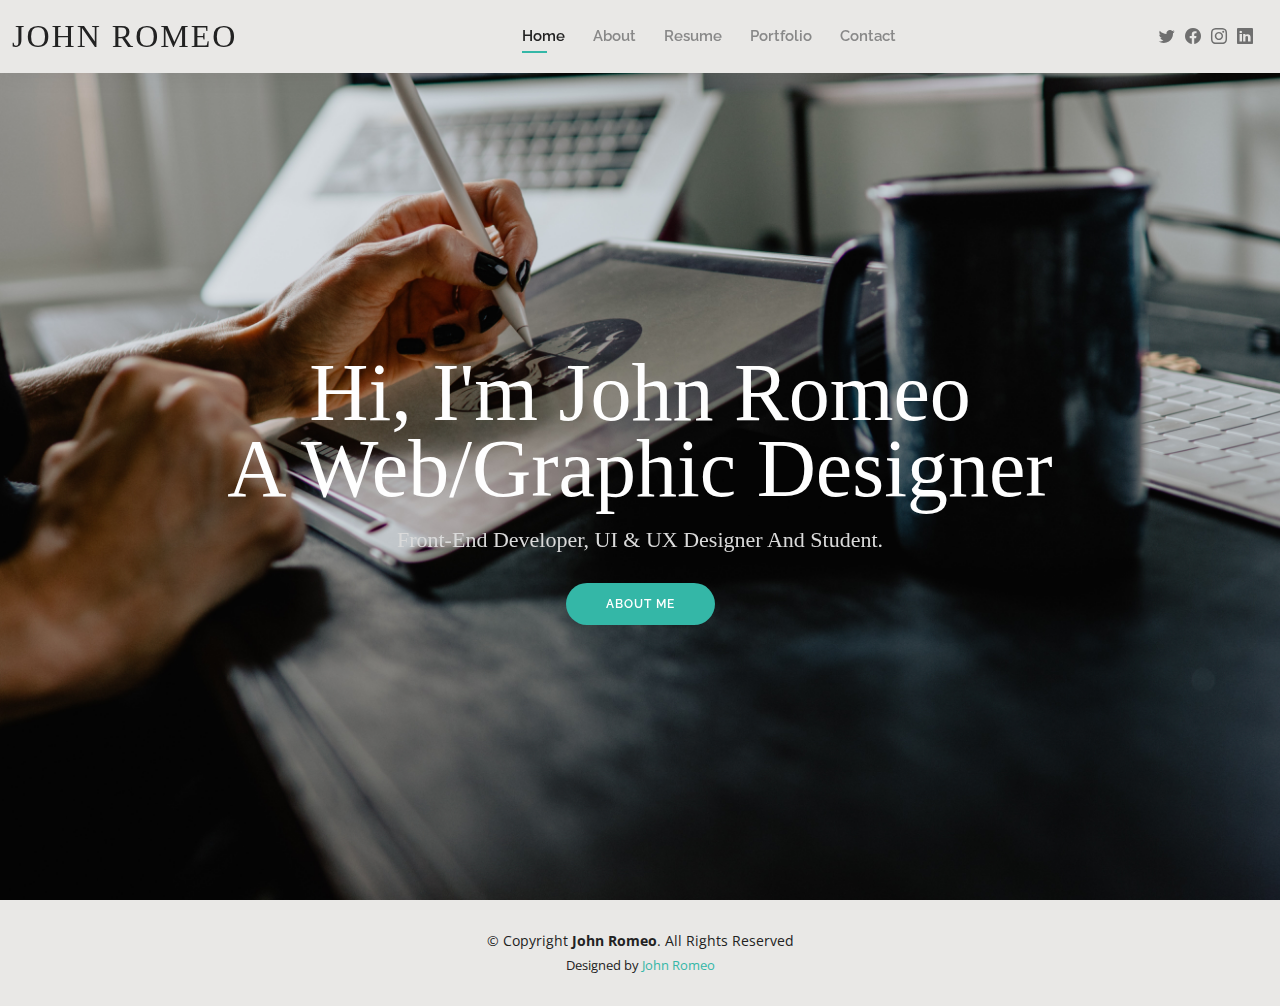
<file: index.html>
<!DOCTYPE html>
<html lang="en">

<head>
  <meta charset="utf-8">
  <meta content="width=device-width, initial-scale=1.0" name="viewport">

  <title>John Romeo Tamondong Portfolio</title>
  <meta content="" name="description">
  <meta content="" name="keywords">

  <!--  s -->
 
  <link href="assets/img/apple-touch-icon.png" rel="apple-touch-icon">

  <!-- Google Fonts -->
  <link href="https://fonts.googleapis.com/css?family=Open+Sans:300,300i,400,400i,600,600i,700,700i|Raleway:300,300i,400,400i,500,500i,600,600i,700,700i|Poppins:300,300i,400,400i,500,500i,600,600i,700,700i" rel="stylesheet">

  <!-- Vendor CSS Files -->
  <link href="assets/vendor/aos/aos.css" rel="stylesheet">
  <link href="assets/vendor/bootstrap/css/bootstrap.min.css" rel="stylesheet">
  <link href="assets/vendor/bootstrap-icons/bootstrap-icons.css" rel="stylesheet">
  <link href="assets/vendor/boxicons/css/boxicons.min.css" rel="stylesheet">
  <link href="assets/vendor/glightbox/css/glightbox.min.css" rel="stylesheet">
  <link href="assets/vendor/swiper/swiper-bundle.min.css" rel="stylesheet">

  <!-- Template Main CSS File -->
  <link href="assets/css/style.css" rel="stylesheet">

  <!-- =======================================================
  * Template Name: Kelly
  * Updated: May 30 2023 with Bootstrap v5.3.0
  * Template URL: https://bootstrapmade.com/kelly-free-bootstrap-cv-resume-html-template/
  * Author: BootstrapMade.com
  * License: https://bootstrapmade.com/license/
  ======================================================== -->
</head>

<body>

  <!-- ======= Header ======= -->
  <header id="header" class="fixed-top">
    <div class="container-fluid d-flex justify-content-between align-items-center">

      <h1 class="logo me-auto me-lg-0"><a href="index.html">John Romeo</a></h1>
      <!-- Uncomment below if you prefer to use an image logo -->
      <!-- <a href="index.html" class="logo"><img src="assets/img/logo.png" alt="" class="img-fluid"></a>-->

      <nav id="navbar" class="navbar order-last order-lg-0">
        <ul>
          <li><a class="active" href="index.html">Home</a></li>
          <li><a href="about.html">About</a></li>
          <li><a href="resume.html">Resume</a></li>
          <li><a href="portfolio.html">Portfolio</a></li>
          <li><a href="contact.html">Contact</a></li>
        </ul>
        <i class="bi bi-list mobile-nav-toggle"></i>
      </nav><!-- .navbar -->

      <div class="header-social-links">
        <a href="#" class="twitter"><i class="bi bi-twitter"></i></a>
        <a href="#" class="facebook"><i class="bi bi-facebook"></i></a>
        <a href="#" class="instagram"><i class="bi bi-instagram"></i></a>
        <a href="#" class="linkedin"><i class="bi bi-linkedin"></i></i></a>
      </div>

    </div>

  </header><!-- End Header -->

  <!-- ======= Hero Section ======= -->
  <section id="hero" class="d-flex align-items-center">
    <div class="container d-flex flex-column align-items-center" data-aos="zoom-in" data-aos-delay="100">
      <h1> Hi, I'm John Romeo</h1>
	  <h1> A Web/Graphic Designer</h1>
      <h2>Front-End Developer, UI & UX Designer And Student.</h2>
      <a href="about.html" class="btn-about">About Me</a>
    </div>
  </section><!-- End Hero -->

  <!-- ======= Footer ======= -->
  <footer id="footer">
    <div class="container">
      <div class="copyright">
        &copy; Copyright <strong><span>John Romeo</span></strong>. All Rights Reserved
      </div>
      <div class="credits">
        <!-- All the links in the footer should remain intact. -->
        <!-- You can delete the links only if you purchased the pro version. -->
        <!-- Licensing information: https://bootstrapmade.com/license/ -->
        <!-- Purchase the pro version with working PHP/AJAX contact form: https://bootstrapmade.com/kelly-free-bootstrap-cv-resume-html-template/ -->
        Designed by <a href="about.html">John Romeo</a>
      </div>	
    </div>
  </footer><!-- End  Footer -->

  <div id="preloader"></div>
  <a href="#" class="back-to-top d-flex align-items-center justify-content-center"><i class="bi bi-arrow-up-short"></i></a>

  <!-- Vendor JS Files -->
  <script src="assets/vendor/purecounter/purecounter_vanilla.js"></script>
  <script src="assets/vendor/aos/aos.js"></script>
  <script src="assets/vendor/bootstrap/js/bootstrap.bundle.min.js"></script>
  <script src="assets/vendor/glightbox/js/glightbox.min.js"></script>
  <script src="assets/vendor/isotope-layout/isotope.pkgd.min.js"></script>
  <script src="assets/vendor/swiper/swiper-bundle.min.js"></script>
  <script src="assets/vendor/waypoints/noframework.waypoints.js"></script>
  <script src="assets/vendor/php-email-form/validate.js"></script>

  <!-- Template Main JS File -->
  <script src="assets/js/main.js"></script>

</body>

</html>
</file>
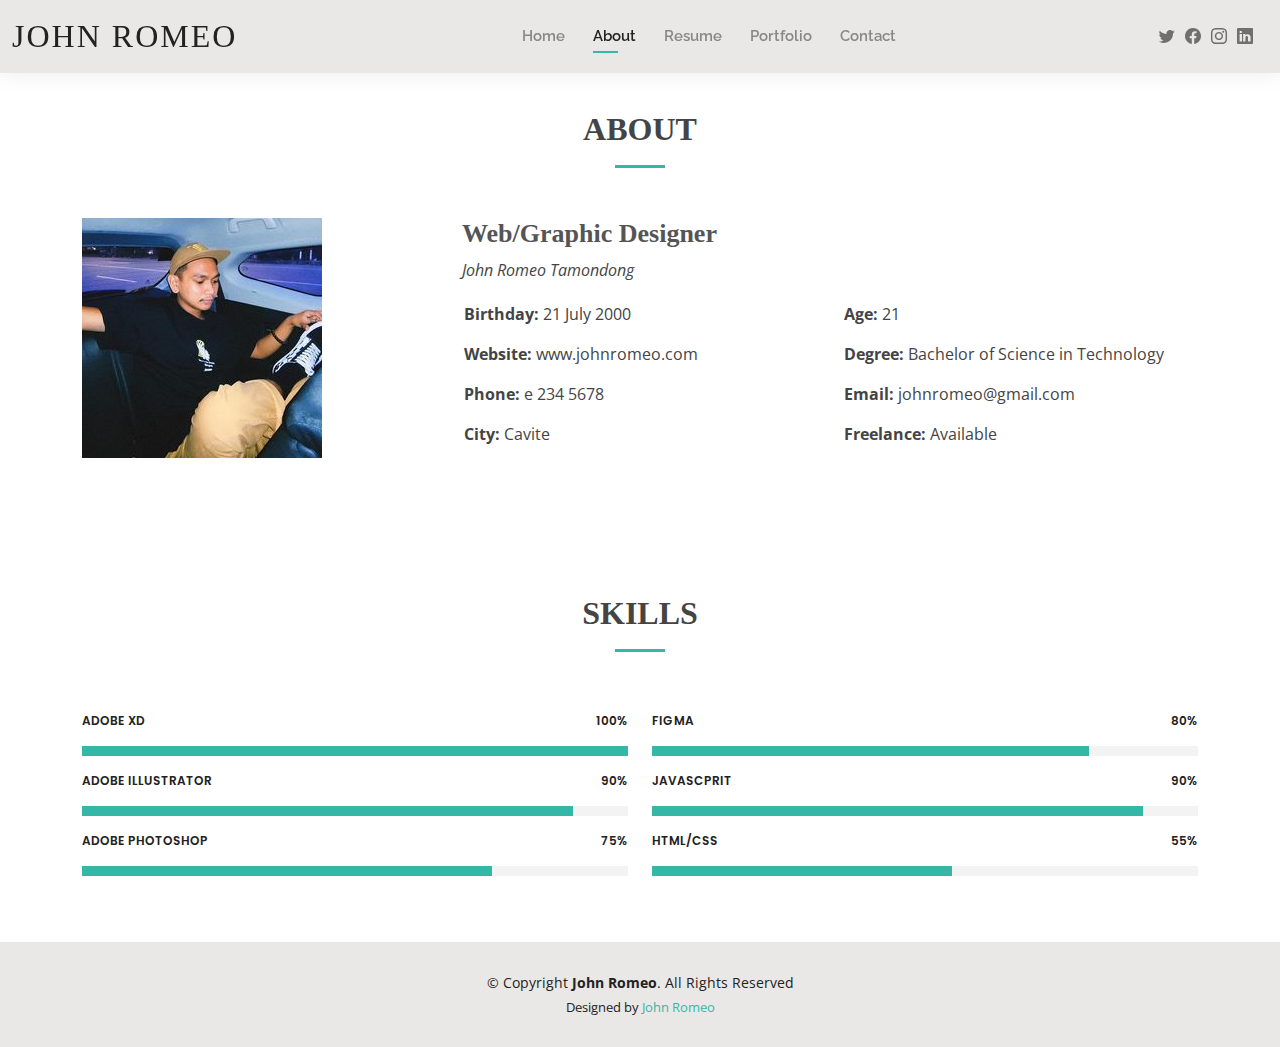
<file: about.html>
<!DOCTYPE html>
<html lang="en">

<head>
  <meta charset="utf-8">
  <meta content="width=device-width, initial-scale=1.0" name="viewport">

  <title>John Romeo Tamondong Portfolio</title>
  <meta content="" name="description">
  <meta content="" name="keywords">

  <!-- Favicons -->

  <link href="assets/img/apple-touch-icon.png" rel="apple-touch-icon">

  <!-- Google Fonts -->
  <link href="https://fonts.googleapis.com/css?family=Open+Sans:300,300i,400,400i,600,600i,700,700i|Raleway:300,300i,400,400i,500,500i,600,600i,700,700i|Poppins:300,300i,400,400i,500,500i,600,600i,700,700i" rel="stylesheet">

  <!-- Vendor CSS Files -->
  <link href="assets/vendor/aos/aos.css" rel="stylesheet">
  <link href="assets/vendor/bootstrap/css/bootstrap.min.css" rel="stylesheet">
  <link href="assets/vendor/bootstrap-icons/bootstrap-icons.css" rel="stylesheet">
  <link href="assets/vendor/boxicons/css/boxicons.min.css" rel="stylesheet">
  <link href="assets/vendor/glightbox/css/glightbox.min.css" rel="stylesheet">
  <link href="assets/vendor/swiper/swiper-bundle.min.css" rel="stylesheet">

  <!-- Template Main CSS File -->
  <link href="assets/css/style.css" rel="stylesheet">

  <!-- =======================================================
  * Template Name: Kelly
  * Updated: May 30 2023 with Bootstrap v5.3.0
  * Template URL: https://bootstrapmade.com/kelly-free-bootstrap-cv-resume-html-template/
  * Author: BootstrapMade.com
  * License: https://bootstrapmade.com/license/
  ======================================================== -->
</head>

<body>

  <!-- ======= Header ======= -->
  <header id="header" class="fixed-top">
    <div class="container-fluid d-flex justify-content-between align-items-center">

      <h1 class="logo me-auto me-lg-0"><a href="index.html">John Romeo</a></h1>
      <!-- Uncomment below if you prefer to use an image logo -->
      <!-- <a href="index.html" class="logo"><img src="assets/img/logo.png" alt="" class="img-fluid"></a>-->

      <nav id="navbar" class="navbar order-last order-lg-0">
        <ul>
          <li><a href="index.html">Home</a></li>
          <li><a class="active" href="about.html">About</a></li>
          <li><a href="resume.html">Resume</a></li>

          <li><a href="portfolio.html">Portfolio</a></li>
          <li><a href="contact.html">Contact</a></li>
        </ul>
        <i class="bi bi-list mobile-nav-toggle"></i>
      </nav><!-- .navbar -->

      <div class="header-social-links">
        <a href="#" class="twitter"><i class="bi bi-twitter"></i></a>
        <a href="#" class="facebook"><i class="bi bi-facebook"></i></a>
        <a href="#" class="instagram"><i class="bi bi-instagram"></i></a>
        <a href="#" class="linkedin"><i class="bi bi-linkedin"></i></i></a>
      </div>

    </div>

  </header><!-- End Header -->

  <main id="main">

    <!-- ======= About Section ======= -->
    <section id="about" class="about">
      <div class="container" data-aos="fade-up">

        <div class="section-title">
          <h2>About</h2>
          <p></p>
        </div>

        <div class="row">
          <div class="col-lg-4">
            <img src="assets/img/about.jpg" class="img-fluid" alt="">
          </div>
          <div class="col-lg-8 pt-4 pt-lg-0 content">
            <h3>Web/Graphic Designer</h3>
            <p class="fst-italic">
              John Romeo Tamondong
            </p>
            <div class="row">
              <div class="col-lg-6">
                <ul>
                  <li><i class="bi bi-rounded-right"></i> <strong>Birthday:</strong> 21 July 2000</li>
                  <li><i class="bi bi-rounded-right"></i> <strong>Website:</strong> www.johnromeo.com</li>
                  <li><i class="bi bi-rounded-right"></i> <strong>Phone:</strong> e 234 5678</li>
                  <li><i class="bi bi-rounded-right"></i> <strong>City:</strong> Cavite</li>
                </ul>
              </div>
              <div class="col-lg-6">
                <ul>
                  <li><i class="bi bi-rounded-right"></i> <strong>Age:</strong> 21</li>
                  <li><i class="bi bi-rounded-right"></i> <strong>Degree:</strong> Bachelor of Science in Technology</li>
                  <li><i class="bi bi-rounded-right"></i> <strong>Email:</strong> johnromeo@gmail.com</li>
                  <li><i class="bi bi-rounded-right"></i> <strong>Freelance:</strong> Available</li>
                </ul>
              </div>
            </div>
            <p>
             
            </p>
          </div>
        </div>

      </div>
    </section><!-- End About Section -->

    <!-- ======= Skills Section ======= -->
    <section id="skills" class="skills">
      <div class="container" data-aos="fade-up">

        <div class="section-title">
          <h2>Skills</h2>
          <p></p>
        </div>

        <div class="row skills-content">

          <div class="col-lg-6">

            <div class="progress">
              <span class="skill">Adobe XD <i class="val">100%</i></span>
              <div class="progress-bar-wrap">
                <div class="progress-bar" role="progressbar" aria-valuenow="100" aria-valuemin="0" aria-valuemax="100"></div>
              </div>
            </div>

            <div class="progress">
              <span class="skill">Adobe Illustrator <i class="val">90%</i></span>
              <div class="progress-bar-wrap">
                <div class="progress-bar" role="progressbar" aria-valuenow="90" aria-valuemin="0" aria-valuemax="100"></div>
              </div>
            </div>

            <div class="progress">
              <span class="skill">Adobe Photoshop <i class="val">75%</i></span>
              <div class="progress-bar-wrap">
                <div class="progress-bar" role="progressbar" aria-valuenow="75" aria-valuemin="0" aria-valuemax="100"></div>
              </div>
            </div>

          </div>

          <div class="col-lg-6">

            <div class="progress">
              <span class="skill">Figma <i class="val">80%</i></span>
              <div class="progress-bar-wrap">
                <div class="progress-bar" role="progressbar" aria-valuenow="80" aria-valuemin="0" aria-valuemax="100"></div>
              </div>
            </div>

            <div class="progress">
              <span class="skill">JavaScprit <i class="val">90%</i></span>
              <div class="progress-bar-wrap">
                <div class="progress-bar" role="progressbar" aria-valuenow="90" aria-valuemin="0" aria-valuemax="100"></div>
              </div>
            </div>

            <div class="progress">
              <span class="skill">HTML/CSS <i class="val">55%</i></span>
              <div class="progress-bar-wrap">
                <div class="progress-bar" role="progressbar" aria-valuenow="55" aria-valuemin="0" aria-valuemax="100"></div>
              </div>
            </div>

          </div>

        </div>

      </div>
    </section><!-- End Skills Section -->

    <!-- ======= Facts Section ======= -->
    

   

  </main><!-- End #main -->

  <!-- ======= Footer ======= -->
  <footer id="footer">
    <div class="container">
      <div class="copyright">
        &copy; Copyright <strong><span>John Romeo</span></strong>. All Rights Reserved
      </div>
      <div class="credits">
        <!-- All the links in the footer should remain intact. -->
        <!-- You can delete the links only if you purchased the pro version. -->
        <!-- Licensing information: https://bootstrapmade.com/license/ -->
        <!-- Purchase the pro version with working PHP/AJAX contact form: https://bootstrapmade.com/kelly-free-bootstrap-cv-resume-html-template/ -->
        Designed by <a href="about.html">John Romeo</a>
      </div>
    </div>
  </footer><!-- End  Footer -->

  <div id="preloader"></div>
  <a href="#" class="back-to-top d-flex align-items-center justify-content-center"><i class="bi bi-arrow-up-short"></i></a>

  <!-- Vendor JS Files -->
  <script src="assets/vendor/purecounter/purecounter_vanilla.js"></script>
  <script src="assets/vendor/aos/aos.js"></script>
  <script src="assets/vendor/bootstrap/js/bootstrap.bundle.min.js"></script>
  <script src="assets/vendor/glightbox/js/glightbox.min.js"></script>
  <script src="assets/vendor/isotope-layout/isotope.pkgd.min.js"></script>
  <script src="assets/vendor/swiper/swiper-bundle.min.js"></script>
  <script src="assets/vendor/waypoints/noframework.waypoints.js"></script>
  <script src="assets/vendor/php-email-form/validate.js"></script>

  <!-- Template Main JS File -->
  <script src="assets/js/main.js"></script>

</body>

</html>
</file>
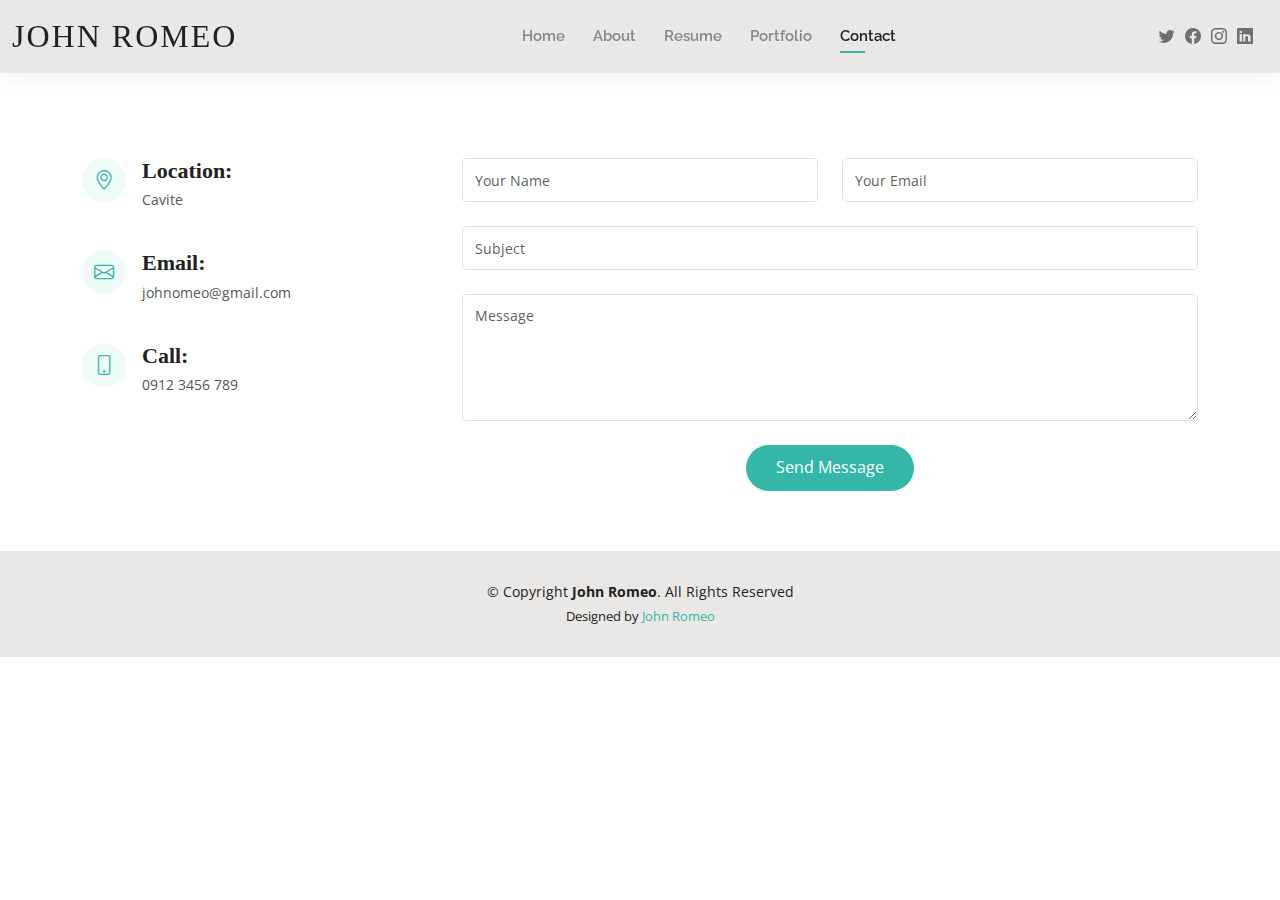
<file: contact.html>
<!DOCTYPE html>
<html lang="en">

<head>
  <meta charset="utf-8">
  <meta content="width=device-width, initial-scale=1.0" name="viewport">

  <title>John Romeo Tamondong Portfolio</title>
  <meta content="" name="description">
  <meta content="" name="keywords">

  <!-- Favicons -->

  <link href="assets/img/apple-touch-icon.png" rel="apple-touch-icon">

  <!-- Google Fonts -->
  <link href="https://fonts.googleapis.com/css?family=Open+Sans:300,300i,400,400i,600,600i,700,700i|Raleway:300,300i,400,400i,500,500i,600,600i,700,700i|Poppins:300,300i,400,400i,500,500i,600,600i,700,700i" rel="stylesheet">

  <!-- Vendor CSS Files -->
  <link href="assets/vendor/aos/aos.css" rel="stylesheet">
  <link href="assets/vendor/bootstrap/css/bootstrap.min.css" rel="stylesheet">
  <link href="assets/vendor/bootstrap-icons/bootstrap-icons.css" rel="stylesheet">
  <link href="assets/vendor/boxicons/css/boxicons.min.css" rel="stylesheet">
  <link href="assets/vendor/glightbox/css/glightbox.min.css" rel="stylesheet">
  <link href="assets/vendor/swiper/swiper-bundle.min.css" rel="stylesheet">

  <!-- Template Main CSS File -->
  <link href="assets/css/style.css" rel="stylesheet">

  <!-- =======================================================
  * Template Name: Kelly
  * Updated: May 30 2023 with Bootstrap v5.3.0
  * Template URL: https://bootstrapmade.com/kelly-free-bootstrap-cv-resume-html-template/
  * Author: BootstrapMade.com
  * License: https://bootstrapmade.com/license/
  ======================================================== -->
</head>

<body>

  <!-- ======= Header ======= -->
  <header id="header" class="fixed-top">
    <div class="container-fluid d-flex justify-content-between align-items-center">

      <h1 class="logo me-auto me-lg-0"><a href="index.html">John Romeo</a></h1>
      <!-- Uncomment below if you prefer to use an image logo -->
      <!-- <a href="index.html" class="logo"><img src="assets/img/logo.png" alt="" class="img-fluid"></a>-->

      <nav id="navbar" class="navbar order-last order-lg-0">
        <ul>
          <li><a href="index.html">Home</a></li>
          <li><a href="about.html">About</a></li>
          <li><a href="resume.html">Resume</a></li>

          <li><a href="portfolio.html">Portfolio</a></li>
          <li><a class="active" href="contact.html">Contact</a></li>
        </ul>
        <i class="bi bi-list mobile-nav-toggle"></i>
      </nav><!-- .navbar -->

      <div class="header-social-links">
        <a href="#" class="twitter"><i class="bi bi-twitter"></i></a>
        <a href="#" class="facebook"><i class="bi bi-facebook"></i></a>
        <a href="#" class="instagram"><i class="bi bi-instagram"></i></a>
        <a href="#" class="linkedin"><i class="bi bi-linkedin"></i></i></a>
      </div>

    </div>

  </header><!-- End Header -->

  <main id="main">

    <!-- ======= Contact Section ======= -->
    <section id="contact" class="contact">
      <div class="container" data-aos="fade-up">

        <div class="row mt-5">

          <div class="col-lg-4">
            <div class="info">
              <div class="address">
                <i class="bi bi-geo-alt"></i>
                <h4>Location:</h4>
                <p>Cavite</p>
              </div>

              <div class="email">
                <i class="bi bi-envelope"></i>
                <h4>Email:</h4>
                <p>johnomeo@gmail.com</p>
              </div>

              <div class="phone">
                <i class="bi bi-phone"></i>
                <h4>Call:</h4>
                <p>0912 3456 789</p>
              </div>

            </div>

          </div>

          <div class="col-lg-8 mt-5 mt-lg-0">

            <form action="forms/contact.php" method="post" role="form" class="php-email-form">
              <div class="row">
                <div class="col-md-6 form-group">
                  <input type="text" name="name" class="form-control" id="name" placeholder="Your Name" required>
                </div>
                <div class="col-md-6 form-group mt-3 mt-md-0">
                  <input type="email" class="form-control" name="email" id="email" placeholder="Your Email" required>
                </div>
              </div>
              <div class="form-group mt-3">
                <input type="text" class="form-control" name="subject" id="subject" placeholder="Subject" required>
              </div>
              <div class="form-group mt-3">
                <textarea class="form-control" name="message" rows="5" placeholder="Message" required></textarea>
              </div>
              <div class="my-3">
                <div class="loading">Loading</div>
                <div class="error-message"></div>
                <div class="sent-message">Your message has been sent. Thank you!</div>
              </div>
              <div class="text-center"><button type="submit">Send Message</button></div>
            </form>

          </div>

        </div>

      </div>
    </section><!-- End Contact Section -->

  </main><!-- End #main -->

  <!-- ======= Footer ======= -->
  <footer id="footer">
    <div class="container">
      <div class="copyright">
        &copy; Copyright <strong><span>John Romeo</span></strong>. All Rights Reserved
      </div>
      <div class="credits">
        <!-- All the links in the footer should remain intact. -->
        <!-- You can delete the links only if you purchased the pro version. -->
        <!-- Licensing information: https://bootstrapmade.com/license/ -->
        <!-- Purchase the pro version with working PHP/AJAX contact form: https://bootstrapmade.com/kelly-free-bootstrap-cv-resume-html-template/ -->
        Designed by <a href="about.html">John Romeo</a>
      </div>
    </div>
  </footer><!-- End  Footer -->

  <div id="preloader"></div>
  <a href="#" class="back-to-top d-flex align-items-center justify-content-center"><i class="bi bi-arrow-up-short"></i></a>

  <!-- Vendor JS Files -->
  <script src="assets/vendor/purecounter/purecounter_vanilla.js"></script>
  <script src="assets/vendor/aos/aos.js"></script>
  <script src="assets/vendor/bootstrap/js/bootstrap.bundle.min.js"></script>
  <script src="assets/vendor/glightbox/js/glightbox.min.js"></script>
  <script src="assets/vendor/isotope-layout/isotope.pkgd.min.js"></script>
  <script src="assets/vendor/swiper/swiper-bundle.min.js"></script>
  <script src="assets/vendor/waypoints/noframework.waypoints.js"></script>
  <script src="assets/vendor/php-email-form/validate.js"></script>

  <!-- Template Main JS File -->
  <script src="assets/js/main.js"></script>

</body>

</html>
</file>
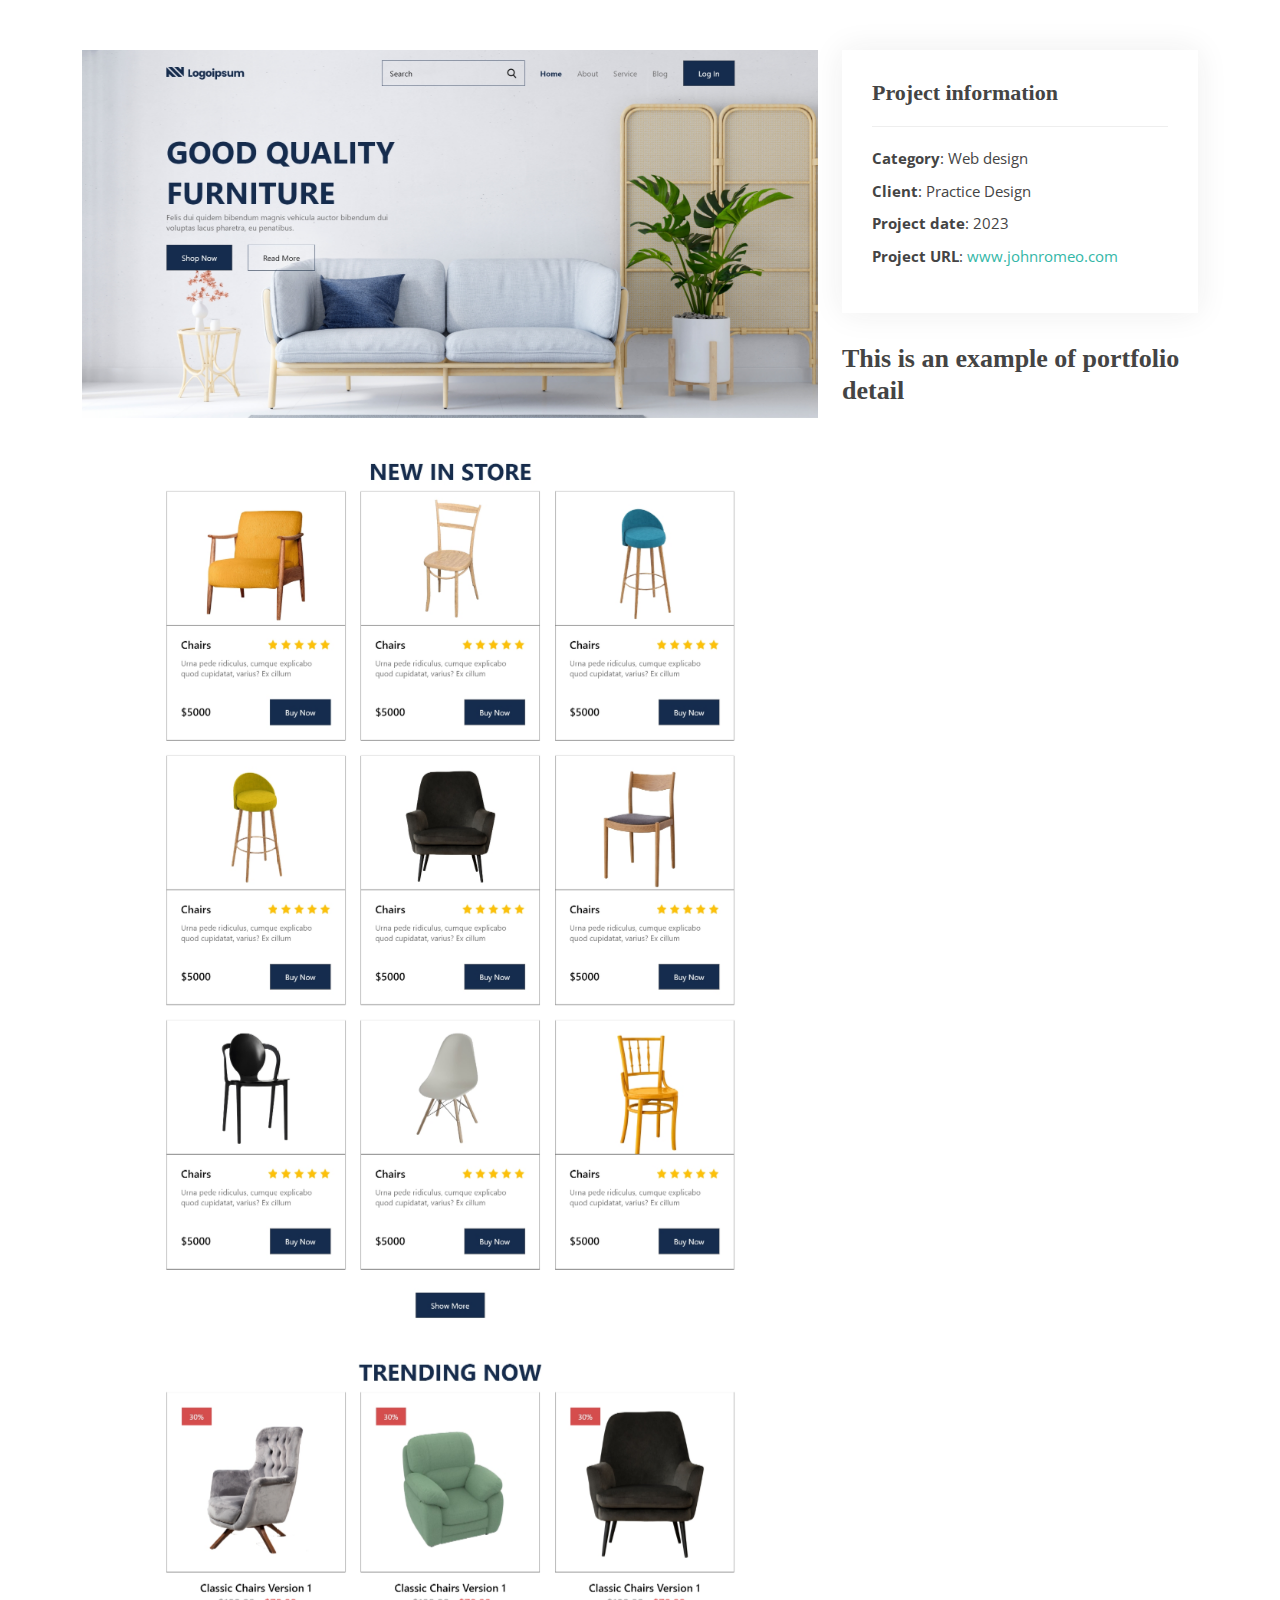
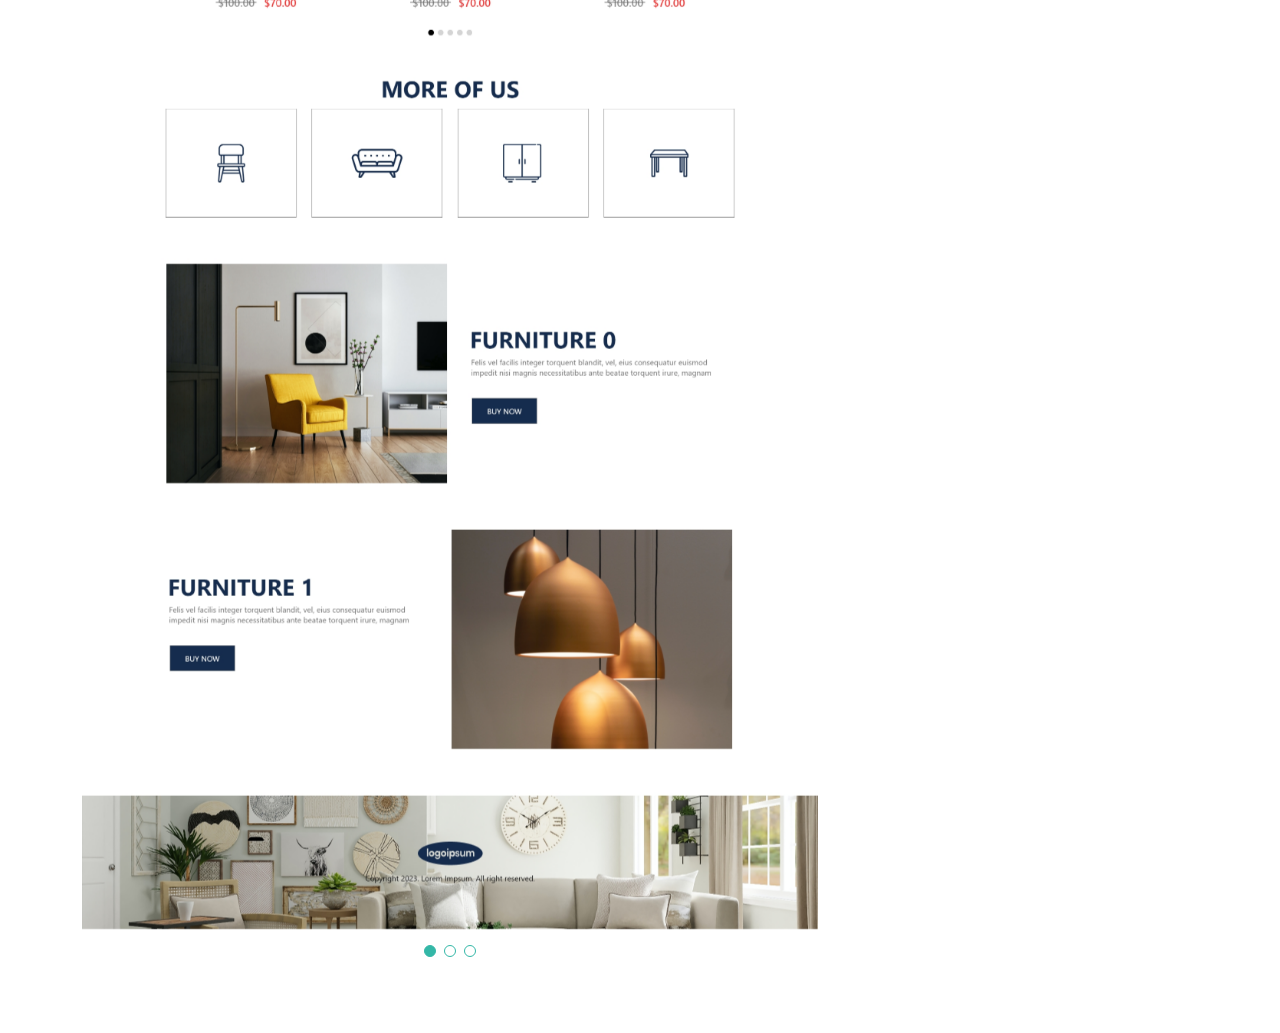
<file: portfolio-details.html>
<!DOCTYPE html>
<html lang="en">

<head>
  <meta charset="utf-8">
  <meta content="width=device-width, initial-scale=1.0" name="viewport">

  <title>John Romeo Tamondong Portfolio</title>
  <meta content="" name="description">
  <meta content="" name="keywords">

  <!-- Favicons -->

  <link href="assets/img/apple-touch-icon.png" rel="apple-touch-icon">

  <!-- Google Fonts -->
  <link href="https://fonts.googleapis.com/css?family=Open+Sans:300,300i,400,400i,600,600i,700,700i|Raleway:300,300i,400,400i,500,500i,600,600i,700,700i|Poppins:300,300i,400,400i,500,500i,600,600i,700,700i" rel="stylesheet">

  <!-- Vendor CSS Files -->
  <link href="assets/vendor/aos/aos.css" rel="stylesheet">
  <link href="assets/vendor/bootstrap/css/bootstrap.min.css" rel="stylesheet">
  <link href="assets/vendor/bootstrap-icons/bootstrap-icons.css" rel="stylesheet">
  <link href="assets/vendor/boxicons/css/boxicons.min.css" rel="stylesheet">
  <link href="assets/vendor/glightbox/css/glightbox.min.css" rel="stylesheet">
  <link href="assets/vendor/swiper/swiper-bundle.min.css" rel="stylesheet">

  <!-- Template Main CSS File -->
  <link href="assets/css/style.css" rel="stylesheet">

  <!-- =======================================================
  * Template Name: Kelly
  * Updated: May 30 2023 with Bootstrap v5.3.0
  * Template URL: https://bootstrapmade.com/kelly-free-bootstrap-cv-resume-html-template/
  * Author: BootstrapMade.com
  * License: https://bootstrapmade.com/license/
  ======================================================== -->
</head>

<body>

  <main id="main">

    <!-- ======= Portfolio Details Section ======= -->
    <section id="portfolio-details" class="portfolio-details">
      <div class="container">

        <div class="row gy-4">

          <div class="col-lg-8">
            <div class="portfolio-details-slider swiper">
              <div class="swiper-wrapper align-items-center">

                <div class="swiper-slide">
                  <img src="assets/img/portfolio/portfolio-1.jpg" alt="">
                </div>

                <div class="swiper-slide">
                  <img src="assets/img/portfolio/portfolio-2.jpg" alt="">
                </div>

                <div class="swiper-slide">
                  <img src="assets/img/portfolio/portfolio-3.jpg" alt="">
                </div>

              </div>
              <div class="swiper-pagination"></div>
            </div>
          </div>

          <div class="col-lg-4">
            <div class="portfolio-info">
              <h3>Project information</h3>
              <ul>
                <li><strong>Category</strong>: Web design</li>
                <li><strong>Client</strong>: Practice Design</li>
                <li><strong>Project date</strong>: 2023</li>
                <li><strong>Project URL</strong>: <a href="#">www.johnromeo.com</a></li>
              </ul>
            </div>
            <div class="portfolio-description">
              <h2>This is an example of portfolio detail</h2>
              <p>
                
              </p>
            </div>
          </div>

        </div>

      </div>
    </section><!-- End Portfolio Details Section -->

  </main><!-- End #main -->

  <div id="preloader"></div>
  <a href="#" class="back-to-top d-flex align-items-center justify-content-center"><i class="bi bi-arrow-up-short"></i></a>

  <!-- Vendor JS Files -->
  <script src="assets/vendor/purecounter/purecounter_vanilla.js"></script>
  <script src="assets/vendor/aos/aos.js"></script>
  <script src="assets/vendor/bootstrap/js/bootstrap.bundle.min.js"></script>
  <script src="assets/vendor/glightbox/js/glightbox.min.js"></script>
  <script src="assets/vendor/isotope-layout/isotope.pkgd.min.js"></script>
  <script src="assets/vendor/swiper/swiper-bundle.min.js"></script>
  <script src="assets/vendor/waypoints/noframework.waypoints.js"></script>
  <script src="assets/vendor/php-email-form/validate.js"></script>

  <!-- Template Main JS File -->
  <script src="assets/js/main.js"></script>

</body>

</html>
</file>
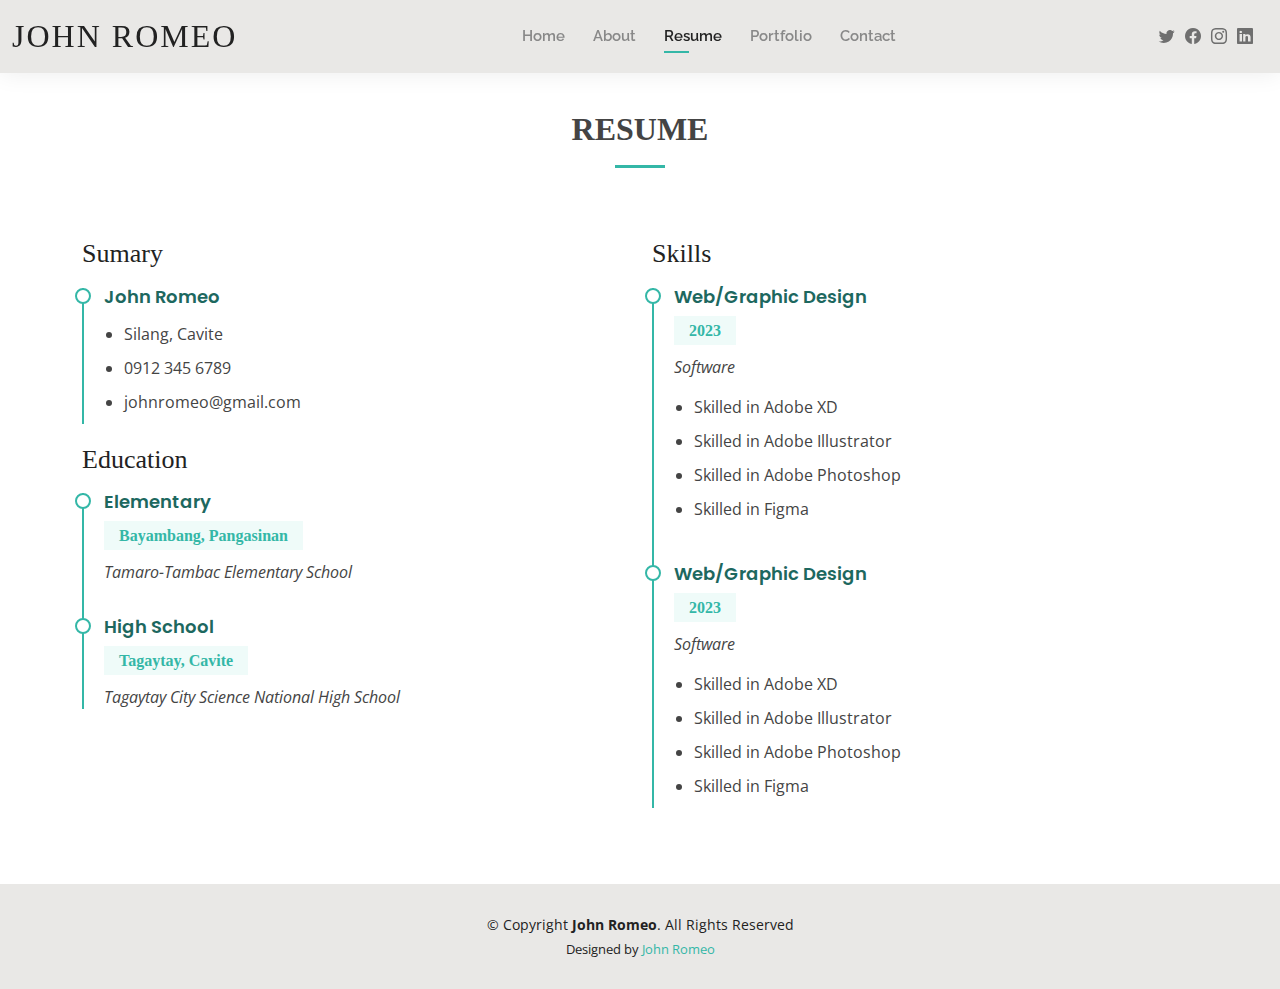
<file: resume.html>
<!DOCTYPE html>
<html lang="en">

<head>
  <meta charset="utf-8">
  <meta content="width=device-width, initial-scale=1.0" name="viewport">

  <title>John Romeo Tamondong Portfolio</title>
  <meta content="" name="description">
  <meta content="" name="keywords">

  <!-- Favicons -->

  <link href="assets/img/apple-touch-icon.png" rel="apple-touch-icon">

  <!-- Google Fonts -->
  <link href="https://fonts.googleapis.com/css?family=Open+Sans:300,300i,400,400i,600,600i,700,700i|Raleway:300,300i,400,400i,500,500i,600,600i,700,700i|Poppins:300,300i,400,400i,500,500i,600,600i,700,700i" rel="stylesheet">

  <!-- Vendor CSS Files -->
  <link href="assets/vendor/aos/aos.css" rel="stylesheet">
  <link href="assets/vendor/bootstrap/css/bootstrap.min.css" rel="stylesheet">
  <link href="assets/vendor/bootstrap-icons/bootstrap-icons.css" rel="stylesheet">
  <link href="assets/vendor/boxicons/css/boxicons.min.css" rel="stylesheet">
  <link href="assets/vendor/glightbox/css/glightbox.min.css" rel="stylesheet">
  <link href="assets/vendor/swiper/swiper-bundle.min.css" rel="stylesheet">

  <!-- Template Main CSS File -->
  <link href="assets/css/style.css" rel="stylesheet">

  <!-- =======================================================
  * Template Name: Kelly
  * Updated: May 30 2023 with Bootstrap v5.3.0
  * Template URL: https://bootstrapmade.com/kelly-free-bootstrap-cv-resume-html-template/
  * Author: BootstrapMade.com
  * License: https://bootstrapmade.com/license/
  ======================================================== -->
</head>

<body>

  <!-- ======= Header ======= -->
  <header id="header" class="fixed-top">
    <div class="container-fluid d-flex justify-content-between align-items-center">

      <h1 class="logo me-auto me-lg-0"><a href="index.html">John Romeo</a></h1>
      <!-- Uncomment below if you prefer to use an image logo -->
      <!-- <a href="index.html" class="logo"><img src="assets/img/logo.png" alt="" class="img-fluid"></a>-->

      <nav id="navbar" class="navbar order-last order-lg-0">
        <ul>
          <li><a href="index.html">Home</a></li>
          <li><a href="about.html">About</a></li>
          <li><a class="active" href="resume.html">Resume</a></li>
          <li><a href="portfolio.html">Portfolio</a></li>
          <li><a href="contact.html">Contact</a></li>
        </ul>
        <i class="bi bi-list mobile-nav-toggle"></i>
      </nav><!-- .navbar -->

      <div class="header-social-links">
        <a href="#" class="twitter"><i class="bi bi-twitter"></i></a>
        <a href="#" class="facebook"><i class="bi bi-facebook"></i></a>
        <a href="#" class="instagram"><i class="bi bi-instagram"></i></a>
        <a href="#" class="linkedin"><i class="bi bi-linkedin"></i></i></a>
      </div>

    </div>

  </header><!-- End Header -->

  <main id="main">

    <!-- ======= Resume Section ======= -->
    <section id="resume" class="resume">
      <div class="container" data-aos="fade-up">

        <div class="section-title">
          <h2>Resume</h2>
          <p></p>
        </div>

        <div class="row">
          <div class="col-lg-6">
            <h3 class="resume-title">Sumary</h3>
            <div class="resume-item pb-0">
              <h4>John Romeo</h4>
              <p><em></em></p>
              <p>
              <ul>
                <li>Silang, Cavite</li>
                <li>0912 345 6789</li>
                <li>johnromeo@gmail.com</li>
              </ul>
              </p>
            </div>

            <h3 class="resume-title">Education</h3>
            <div class="resume-item">
              <h4>Elementary</h4>
              <h5>Bayambang, Pangasinan</h5>
              <p><em>Tamaro-Tambac Elementary School</em></p>
              <p></p>
            </div>
            <div class="resume-item">
              <h4>High School</h4>
              <h5>Tagaytay, Cavite</h5>
              <p><em>Tagaytay City Science National High School</em></p>
              <p></p>
            </div>
          </div>
          <div class="col-lg-6">
            <h3 class="resume-title">Skills</h3>
            <div class="resume-item">
              <h4>Web/Graphic Design</h4>
              <h5>2023</h5>
              <p><em>Software</em></p>
              <p>
              <ul>
                <li>Skilled in Adobe XD</li>
                <li>Skilled in Adobe Illustrator</li>
                <li>Skilled in Adobe Photoshop</li>
                <li>Skilled in Figma</li>
              </ul>
              </p>
            </div>
            <div class="resume-item">
              <h4>Web/Graphic Design</h4>
              <h5>2023</h5>
              <p><em>Software</em></p>
              <p>
              <ul>
                <li>Skilled in Adobe XD</li>
                <li>Skilled in Adobe Illustrator</li>
                <li>Skilled in Adobe Photoshop</li>
                <li>Skilled in Figma</li>
              </ul>
              </p>
            </div>
          </div>
        </div>

      </div>
    </section><!-- End Resume Section -->

  </main><!-- End #main -->

  <!-- ======= Footer ======= -->
  <footer id="footer">
    <div class="container">
      <div class="copyright">
        &copy; Copyright <strong><span>John Romeo</span></strong>. All Rights Reserved
      </div>
      <div class="credits">
        <!-- All the links in the footer should remain intact. -->
        <!-- You can delete the links only if you purchased the pro version. -->
        <!-- Licensing information: https://bootstrapmade.com/license/ -->
        <!-- Purchase the pro version with working PHP/AJAX contact form: https://bootstrapmade.com/kelly-free-bootstrap-cv-resume-html-template/ -->
        Designed by <a href="about.html">John Romeo</a>
      </div>
    </div>
  </footer><!-- End  Footer -->

  <div id="preloader"></div>
  <a href="#" class="back-to-top d-flex align-items-center justify-content-center"><i class="bi bi-arrow-up-short"></i></a>

  <!-- Vendor JS Files -->
  <script src="assets/vendor/purecounter/purecounter_vanilla.js"></script>
  <script src="assets/vendor/aos/aos.js"></script>
  <script src="assets/vendor/bootstrap/js/bootstrap.bundle.min.js"></script>
  <script src="assets/vendor/glightbox/js/glightbox.min.js"></script>
  <script src="assets/vendor/isotope-layout/isotope.pkgd.min.js"></script>
  <script src="assets/vendor/swiper/swiper-bundle.min.js"></script>
  <script src="assets/vendor/waypoints/noframework.waypoints.js"></script>
  <script src="assets/vendor/php-email-form/validate.js"></script>

  <!-- Template Main JS File -->
  <script src="assets/js/main.js"></script>

</body>

</html>
</file>
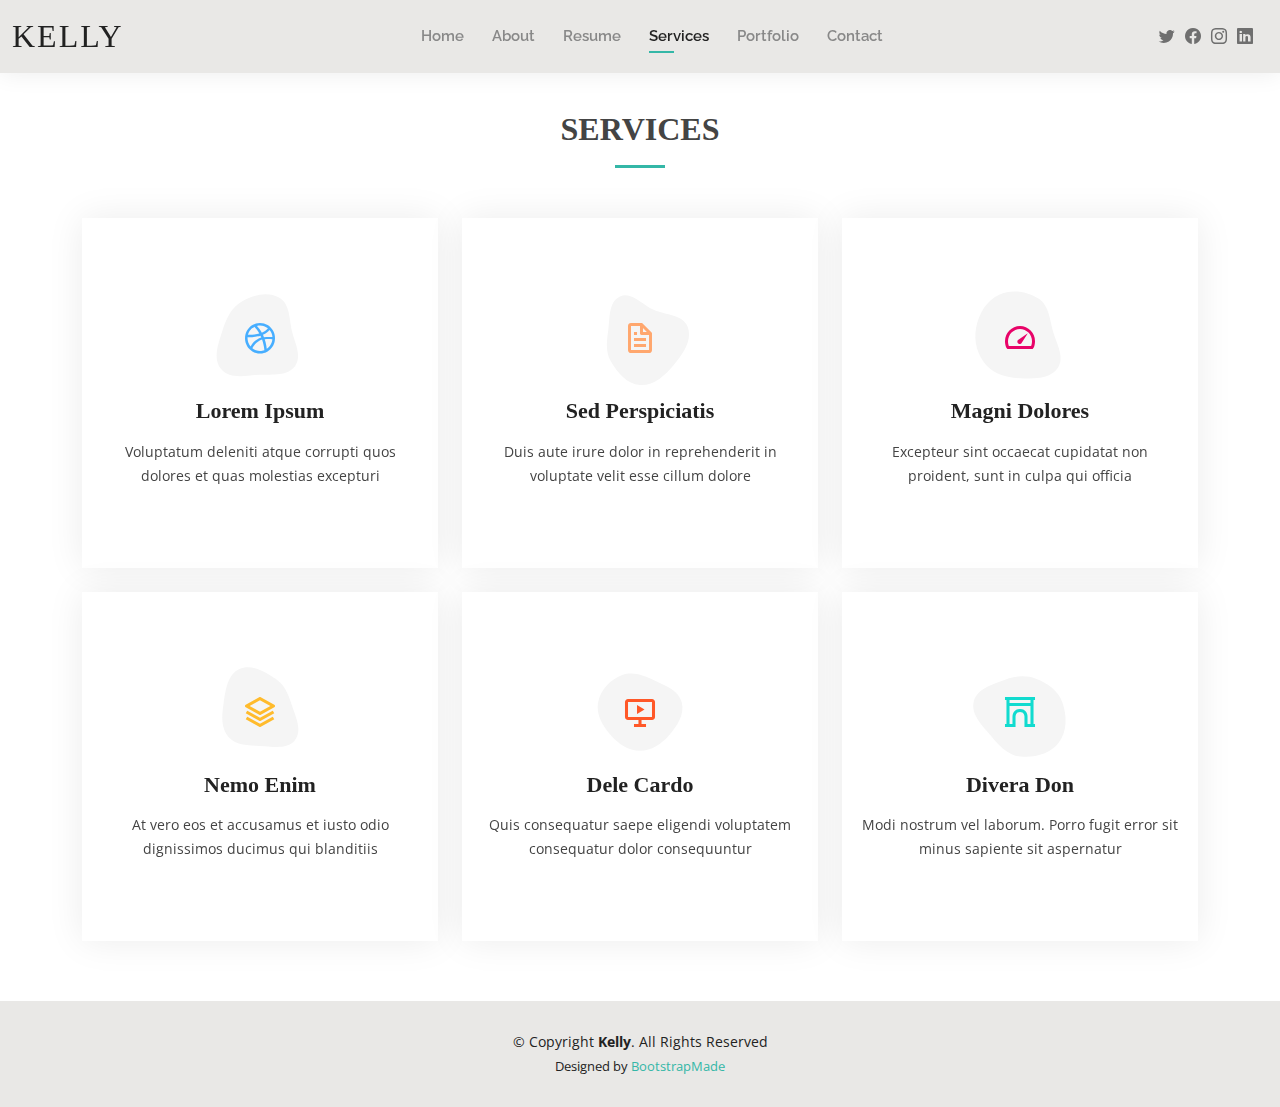
<file: services.html>
<!DOCTYPE html>
<html lang="en">

<head>
  <meta charset="utf-8">
  <meta content="width=device-width, initial-scale=1.0" name="viewport">

  <title>John Romeo Tamondong Portfolio</title>
  <meta content="" name="description">
  <meta content="" name="keywords">

  <!-- Favicons -->

  <link href="assets/img/apple-touch-icon.png" rel="apple-touch-icon">

  <!-- Google Fonts -->
  <link href="https://fonts.googleapis.com/css?family=Open+Sans:300,300i,400,400i,600,600i,700,700i|Raleway:300,300i,400,400i,500,500i,600,600i,700,700i|Poppins:300,300i,400,400i,500,500i,600,600i,700,700i" rel="stylesheet">

  <!-- Vendor CSS Files -->
  <link href="assets/vendor/aos/aos.css" rel="stylesheet">
  <link href="assets/vendor/bootstrap/css/bootstrap.min.css" rel="stylesheet">
  <link href="assets/vendor/bootstrap-icons/bootstrap-icons.css" rel="stylesheet">
  <link href="assets/vendor/boxicons/css/boxicons.min.css" rel="stylesheet">
  <link href="assets/vendor/glightbox/css/glightbox.min.css" rel="stylesheet">
  <link href="assets/vendor/swiper/swiper-bundle.min.css" rel="stylesheet">

  <!-- Template Main CSS File -->
  <link href="assets/css/style.css" rel="stylesheet">

  <!-- =======================================================
  * Template Name: Kelly
  * Updated: May 30 2023 with Bootstrap v5.3.0
  * Template URL: https://bootstrapmade.com/kelly-free-bootstrap-cv-resume-html-template/
  * Author: BootstrapMade.com
  * License: https://bootstrapmade.com/license/
  ======================================================== -->
</head>

<body>

  <!-- ======= Header ======= -->
  <header id="header" class="fixed-top">
    <div class="container-fluid d-flex justify-content-between align-items-center">

      <h1 class="logo me-auto me-lg-0"><a href="index.html">Kelly</a></h1>
      <!-- Uncomment below if you prefer to use an image logo -->
      <!-- <a href="index.html" class="logo"><img src="assets/img/logo.png" alt="" class="img-fluid"></a>-->

      <nav id="navbar" class="navbar order-last order-lg-0">
        <ul>
          <li><a href="index.html">Home</a></li>
          <li><a href="about.html">About</a></li>
          <li><a href="resume.html">Resume</a></li>
          <li><a class="active" href="services.html">Services</a></li>
          <li><a href="portfolio.html">Portfolio</a></li>
          <li><a href="contact.html">Contact</a></li>
        </ul>
        <i class="bi bi-list mobile-nav-toggle"></i>
      </nav><!-- .navbar -->

      <div class="header-social-links">
        <a href="#" class="twitter"><i class="bi bi-twitter"></i></a>
        <a href="#" class="facebook"><i class="bi bi-facebook"></i></a>
        <a href="#" class="instagram"><i class="bi bi-instagram"></i></a>
        <a href="#" class="linkedin"><i class="bi bi-linkedin"></i></i></a>
      </div>

    </div>

  </header><!-- End Header -->

  <main id="main">

    <!-- ======= Services Section ======= -->
    <section id="services" class="services">
      <div class="container" data-aos="fade-up">

        <div class="section-title">
          <h2>Services</h2>
          <p></p>
        </div>

        <div class="row">
          <div class="col-lg-4 col-md-6 d-flex align-items-stretch" data-aos="zoom-in" data-aos-delay="100">
            <div class="icon-box iconbox-blue">
              <div class="icon">
                <svg width="100" height="100" viewBox="0 0 600 600" xmlns="http://www.w3.org/2000/svg">
                  <path stroke="none" stroke-width="0" fill="#f5f5f5" d="M300,521.0016835830174C376.1290562159157,517.8887921683347,466.0731472004068,529.7835943286574,510.70327084640275,468.03025145048787C554.3714126377745,407.6079735673963,508.03601936045806,328.9844924480964,491.2728898941984,256.3432110539036C474.5976632858925,184.082847569629,479.9380746630129,96.60480741107993,416.23090153303,58.64404602377083C348.86323505073057,18.502131276798302,261.93793281208167,40.57373210992963,193.5410806939664,78.93577620505333C130.42746243093433,114.334589627462,98.30271207620316,179.96522072025542,76.75703585869454,249.04625023123273C51.97151888228291,328.5150500222984,13.704378332031375,421.85034740162234,66.52175969318436,486.19268352777647C119.04800174914682,550.1803526380478,217.28368757567262,524.383925680826,300,521.0016835830174"></path>
                </svg>
                <i class="bx bxl-dribbble"></i>
              </div>
              <h4><a href="">Lorem Ipsum</a></h4>
              <p>Voluptatum deleniti atque corrupti quos dolores et quas molestias excepturi</p>
            </div>
          </div>

          <div class="col-lg-4 col-md-6 d-flex align-items-stretch mt-4 mt-md-0" data-aos="zoom-in" data-aos-delay="200">
            <div class="icon-box iconbox-orange ">
              <div class="icon">
                <svg width="100" height="100" viewBox="0 0 600 600" xmlns="http://www.w3.org/2000/svg">
                  <path stroke="none" stroke-width="0" fill="#f5f5f5" d="M300,582.0697525312426C382.5290701553225,586.8405444964366,449.9789794690241,525.3245884688669,502.5850820975895,461.55621195738473C556.606425686781,396.0723002908107,615.8543463187945,314.28637112970534,586.6730223649479,234.56875336149918C558.9533121215079,158.8439757836574,454.9685369536778,164.00468322053177,381.49747125262974,130.76875717737553C312.15926192815925,99.40240125094834,248.97055460311594,18.661163978235184,179.8680185752513,50.54337015887873C110.5421016452524,82.52863877960104,119.82277516462835,180.83849132639028,109.12597500060166,256.43424936330496C100.08760227029461,320.3096726198365,92.17705696193138,384.0621239912766,124.79988738764834,439.7174275375508C164.83382741302287,508.01625554203684,220.96474134820875,577.5009287672846,300,582.0697525312426"></path>
                </svg>
                <i class="bx bx-file"></i>
              </div>
              <h4><a href="">Sed Perspiciatis</a></h4>
              <p>Duis aute irure dolor in reprehenderit in voluptate velit esse cillum dolore</p>
            </div>
          </div>

          <div class="col-lg-4 col-md-6 d-flex align-items-stretch mt-4 mt-lg-0" data-aos="zoom-in" data-aos-delay="300">
            <div class="icon-box iconbox-pink">
              <div class="icon">
                <svg width="100" height="100" viewBox="0 0 600 600" xmlns="http://www.w3.org/2000/svg">
                  <path stroke="none" stroke-width="0" fill="#f5f5f5" d="M300,541.5067337569781C382.14930387511276,545.0595476570109,479.8736841581634,548.3450877840088,526.4010558755058,480.5488172755941C571.5218469581645,414.80211281144784,517.5187510058486,332.0715597781072,496.52539010469104,255.14436215662573C477.37192572678356,184.95920475031193,473.57363656557914,105.61284051026155,413.0603344069578,65.22779650032875C343.27470386102294,18.654635553484475,251.2091493199835,5.337323636656869,175.0934190732945,40.62881213300186C97.87086631185822,76.43348514350839,51.98124368387456,156.15599469081315,36.44837278890362,239.84606092416172C21.716077023791087,319.22268207091537,43.775223500013084,401.1760424656574,96.891909868211,461.97329694683043C147.22146801428983,519.5804099606455,223.5754009179313,538.201503339737,300,541.5067337569781"></path>
                </svg>
                <i class="bx bx-tachometer"></i>
              </div>
              <h4><a href="">Magni Dolores</a></h4>
              <p>Excepteur sint occaecat cupidatat non proident, sunt in culpa qui officia</p>
            </div>
          </div>

          <div class="col-lg-4 col-md-6 d-flex align-items-stretch mt-4" data-aos="zoom-in" data-aos-delay="100">
            <div class="icon-box iconbox-yellow">
              <div class="icon">
                <svg width="100" height="100" viewBox="0 0 600 600" xmlns="http://www.w3.org/2000/svg">
                  <path stroke="none" stroke-width="0" fill="#f5f5f5" d="M300,503.46388370962813C374.79870501325706,506.71871716319447,464.8034551963731,527.1746412648533,510.4981551193396,467.86667711651364C555.9287308511215,408.9015244558933,512.6030010748507,327.5744911775523,490.211057578863,256.5855673507754C471.097692560561,195.9906835881958,447.69079081568157,138.11976852964426,395.19560036434837,102.3242989838813C329.3053358748298,57.3949838291264,248.02791733380457,8.279543830951368,175.87071277845988,42.242879143198664C103.41431057327972,76.34704239035025,93.79494320519305,170.9812938413882,81.28167332365135,250.07896920659033C70.17666984294237,320.27484674793965,64.84698225790005,396.69656628748305,111.28512138212992,450.4950937839243C156.20124167950087,502.5303643271138,231.32542653798444,500.4755392045468,300,503.46388370962813"></path>
                </svg>
                <i class="bx bx-layer"></i>
              </div>
              <h4><a href="">Nemo Enim</a></h4>
              <p>At vero eos et accusamus et iusto odio dignissimos ducimus qui blanditiis</p>
            </div>
          </div>

          <div class="col-lg-4 col-md-6 d-flex align-items-stretch mt-4" data-aos="zoom-in" data-aos-delay="200">
            <div class="icon-box iconbox-red">
              <div class="icon">
                <svg width="100" height="100" viewBox="0 0 600 600" xmlns="http://www.w3.org/2000/svg">
                  <path stroke="none" stroke-width="0" fill="#f5f5f5" d="M300,532.3542879108572C369.38199826031484,532.3153073249985,429.10787420159085,491.63046689027357,474.5244479745417,439.17860296908856C522.8885846962883,383.3225815378663,569.1668002868075,314.3205725914397,550.7432151929288,242.7694973846089C532.6665558377875,172.5657663291529,456.2379748765914,142.6223662098291,390.3689995646985,112.34683881706744C326.66090330228417,83.06452184765237,258.84405631176094,53.51806209861945,193.32584062364296,78.48882559362697C121.61183558270385,105.82097193414197,62.805066853699245,167.19869350419734,48.57481801355237,242.6138429142374C34.843463184063346,315.3850353017275,76.69343916112496,383.4422959591041,125.22947124332185,439.3748458443577C170.7312796277747,491.8107796887764,230.57421082200815,532.3932930995766,300,532.3542879108572"></path>
                </svg>
                <i class="bx bx-slideshow"></i>
              </div>
              <h4><a href="">Dele Cardo</a></h4>
              <p>Quis consequatur saepe eligendi voluptatem consequatur dolor consequuntur</p>
            </div>
          </div>

          <div class="col-lg-4 col-md-6 d-flex align-items-stretch mt-4" data-aos="zoom-in" data-aos-delay="300">
            <div class="icon-box iconbox-teal">
              <div class="icon">
                <svg width="100" height="100" viewBox="0 0 600 600" xmlns="http://www.w3.org/2000/svg">
                  <path stroke="none" stroke-width="0" fill="#f5f5f5" d="M300,566.797414625762C385.7384707136149,576.1784315230908,478.7894351017131,552.8928747891023,531.9192734346935,484.94944893311C584.6109503024035,417.5663521118492,582.489472248146,322.67544863468447,553.9536738515405,242.03673114598146C529.1557734026468,171.96086150256528,465.24506316201064,127.66468636344209,395.9583748389544,100.7403814666027C334.2173773831606,76.7482773500951,269.4350130405921,84.62216499799875,207.1952322260088,107.2889140133804C132.92018162631612,134.33871894543012,41.79353780512637,160.00259165414826,22.644507872594943,236.69541883565114C3.319112789854554,314.0945973066697,72.72355303640163,379.243833228382,124.04198916343866,440.3218312028393C172.9286146004772,498.5055451809895,224.45579914871206,558.5317968840102,300,566.797414625762"></path>
                </svg>
                <i class="bx bx-arch"></i>
              </div>
              <h4><a href="">Divera Don</a></h4>
              <p>Modi nostrum vel laborum. Porro fugit error sit minus sapiente sit aspernatur</p>
            </div>
          </div>

        </div>

      </div>
    </section><!-- End Services Section -->

  </main><!-- End #main -->

  <!-- ======= Footer ======= -->
  <footer id="footer">
    <div class="container">
      <div class="copyright">
        &copy; Copyright <strong><span>Kelly</span></strong>. All Rights Reserved
      </div>
      <div class="credits">
        <!-- All the links in the footer should remain intact. -->
        <!-- You can delete the links only if you purchased the pro version. -->
        <!-- Licensing information: https://bootstrapmade.com/license/ -->
        <!-- Purchase the pro version with working PHP/AJAX contact form: https://bootstrapmade.com/kelly-free-bootstrap-cv-resume-html-template/ -->
        Designed by <a href="https://bootstrapmade.com/">BootstrapMade</a>
      </div>
    </div>
  </footer><!-- End  Footer -->

  <div id="preloader"></div>
  <a href="#" class="back-to-top d-flex align-items-center justify-content-center"><i class="bi bi-arrow-up-short"></i></a>

  <!-- Vendor JS Files -->
  <script src="assets/vendor/purecounter/purecounter_vanilla.js"></script>
  <script src="assets/vendor/aos/aos.js"></script>
  <script src="assets/vendor/bootstrap/js/bootstrap.bundle.min.js"></script>
  <script src="assets/vendor/glightbox/js/glightbox.min.js"></script>
  <script src="assets/vendor/isotope-layout/isotope.pkgd.min.js"></script>
  <script src="assets/vendor/swiper/swiper-bundle.min.js"></script>
  <script src="assets/vendor/waypoints/noframework.waypoints.js"></script>
  <script src="assets/vendor/php-email-form/validate.js"></script>

  <!-- Template Main JS File -->
  <script src="assets/js/main.js"></script>

</body>

</html>
</file>
<file: assets/css/style.css>
/**
* Template Name: Kelly
* Updated: May 30 2023 with Bootstrap v5.3.0
* Template URL: https://bootstrapmade.com/kelly-free-bootstrap-cv-resume-html-template/
* Author: BootstrapMade.com
* License: https://bootstrapmade.com/license/
*/

/*--------------------------------------------------------------
# General
--------------------------------------------------------------*/
body {
  font-family: "Open Sans", sans-serif;
  color: #444444;
}

a {
  color: #34b7a7;
  text-decoration: none;
}

a:hover {
  color: #51cdbe;
  text-decoration: none;
}

h1,
h2,
h3,
h4,
h5,
h6 {
  font-family: "Rubik";
}

#main {
  margin-top: 50px;
}

@media (max-width: 992px) {
  #main {
    margin-top: 30px;
  }
}

/*--------------------------------------------------------------
# Preloader
--------------------------------------------------------------*/
#preloader {
  position: fixed;
  top: 0;
  left: 0;
  right: 0;
  bottom: 0;
  z-index: 9999;
  overflow: hidden;
  background: #fff;
}

#preloader:before {
  content: "";
  position: fixed;
  top: calc(50% - 30px);
  left: calc(50% - 30px);
  border: 6px solid #34b7a7;
  border-top-color: #dcf5f2;
  border-radius: 50%;
  width: 60px;
  height: 60px;
  animation: animate-preloader 1s linear infinite;
}

@keyframes animate-preloader {
  0% {
    transform: rotate(0deg);
  }

  100% {
    transform: rotate(360deg);
  }
}

/*--------------------------------------------------------------
# Back to top button
--------------------------------------------------------------*/
.back-to-top {
  position: fixed;
  visibility: hidden;
  opacity: 0;
  right: 15px;
  bottom: 15px;
  z-index: 996;
  background: #34b7a7;
  width: 40px;
  height: 40px;
  border-radius: 50px;
  transition: all 0.4s;
}

.back-to-top i {
  font-size: 24px;
  color: #fff;
  line-height: 0;
}

.back-to-top:hover {
  background: #49cbbb;
  color: #fff;
}

.back-to-top.active {
  visibility: visible;
  opacity: 1;
}

/*--------------------------------------------------------------
# Header
--------------------------------------------------------------*/
#header {
  background: #e9e8e6;
  box-shadow: 0px 0px 25px 0 rgba(0, 0, 0, 0.08);
  z-index: 997;
  padding: 15px 0;
}

#header .logo {
  font-size: 32px;
  margin: 0;
  padding: 0;
  line-height: 1;
  font-weight: 400;
  letter-spacing: 2px;
  text-transform: uppercase;
}

#header .logo a {
  color: #222222;
}

#header .logo img {
  max-height: 40px;
}

@media (max-width: 992px) {
  #header .logo {
    font-size: 28px;
  }
}

/*--------------------------------------------------------------
# Header Social Links
--------------------------------------------------------------*/
.header-social-links {
  padding-right: 15px;
}

.header-social-links a {
  color: #6f6f6f;
  padding-left: 6px;
  display: inline-block;
  line-height: 0px;
  transition: 0.3s;
  font-size: 16px;
}

.header-social-links a:hover {
  color: #34b7a7;
}

/*--------------------------------------------------------------
# Navigation Menu
--------------------------------------------------------------*/
/**
* Desktop Navigation 
*/
.navbar {
  padding: 0;
}

.navbar ul {
  margin: 0;
  padding: 0;
  display: flex;
  list-style: none;
  align-items: center;
}

.navbar li {
  position: relative;
  padding: 10px 0 10px 28px;
}

.navbar a,
.navbar a:focus {
  display: flex;
  align-items: center;
  justify-content: space-between;
  font-family: "Raleway", sans-serif;
  font-size: 15px;
  font-weight: 600;
  color: #888888;
  white-space: nowrap;
  transition: 0.3s;
  position: relative;
}

.navbar a i,
.navbar a:focus i {
  font-size: 12px;
  line-height: 0;
  margin-left: 5px;
}

.navbar>ul>li>a:before {
  content: "";
  position: absolute;
  width: 0;
  height: 2px;
  bottom: -5px;
  left: 0;
  background-color: #34b7a7;
  visibility: hidden;
  width: 0px;
  transition: all 0.3s ease-in-out 0s;
}

.navbar a:hover:before,
.navbar li:hover>a:before,
.navbar .active:before {
  visibility: visible;
  width: 25px;
}

.navbar a:hover,
.navbar .active,
.navbar .active:focus,
.navbar li:hover>a {
  color: #222222;
}

.navbar .dropdown ul {
  display: block;
  position: absolute;
  left: 14px;
  top: calc(100% + 30px);
  margin: 0;
  padding: 10px 0;
  z-index: 99;
  opacity: 0;
  visibility: hidden;
  background: #fff;
  box-shadow: 0px 0px 30px rgba(127, 137, 161, 0.25);
  transition: 0.3s;
  border-radius: 4px;
}

.navbar .dropdown ul li {
  min-width: 200px;
  padding: 0;
}

.navbar .dropdown ul a {
  padding: 10px 20px;
  font-size: 15px;
  text-transform: none;
  font-weight: 600;
}

.navbar .dropdown ul a i {
  font-size: 12px;
}

.navbar .dropdown ul a:hover,
.navbar .dropdown ul .active:hover,
.navbar .dropdown ul li:hover>a {
  color: #34b7a7;
}

.navbar .dropdown:hover>ul {
  opacity: 1;
  top: 100%;
  visibility: visible;
}

.navbar .dropdown .dropdown ul {
  top: 0;
  left: calc(100% - 30px);
  visibility: hidden;
}

.navbar .dropdown .dropdown:hover>ul {
  opacity: 1;
  top: 0;
  left: 100%;
  visibility: visible;
}

@media (max-width: 1366px) {
  .navbar .dropdown .dropdown ul {
    left: -90%;
  }

  .navbar .dropdown .dropdown:hover>ul {
    left: -100%;
  }
}

/**
* Mobile Navigation 
*/
.mobile-nav-toggle {
  color: #222222;
  font-size: 28px;
  cursor: pointer;
  display: none;
  line-height: 0;
  transition: 0.5s;
}

.mobile-nav-toggle.bi-x {
  color: #fff;
}

@media (max-width: 991px) {
  .mobile-nav-toggle {
    display: block;
  }

  .navbar ul {
    display: none;
  }
}

.navbar-mobile {
  position: fixed;
  overflow: hidden;
  top: 0;
  right: 0;
  left: 0;
  bottom: 0;
  background: rgba(9, 9, 9, 0.9);
  transition: 0.3s;
  z-index: 999;
}

.navbar-mobile .mobile-nav-toggle {
  position: absolute;
  top: 15px;
  right: 15px;
}

.navbar-mobile ul {
  display: block;
  position: absolute;
  top: 55px;
  right: 15px;
  bottom: 15px;
  left: 15px;
  padding: 10px 0;
  border-radius: 10px;
  background-color: #fff;
  overflow-y: auto;
  transition: 0.3s;
}

.navbar-mobile a,
.navbar-mobile a:focus {
  font-size: 15px;
  padding-right: 15px;
  color: #222222;
}

.navbar-mobile a:hover,
.navbar-mobile .active,
.navbar-mobile li:hover>a {
  color: #34b7a7;
}

.navbar-mobile .getstarted,
.navbar-mobile .getstarted:focus {
  margin: 15px;
}

.navbar-mobile .dropdown ul {
  position: static;
  display: none;
  margin: 10px 20px;
  padding: 10px 0;
  z-index: 99;
  opacity: 1;
  visibility: visible;
  background: #fff;
  box-shadow: 0px 0px 30px rgba(127, 137, 161, 0.25);
}

.navbar-mobile .dropdown ul li {
  min-width: 200px;
}

.navbar-mobile .dropdown ul a {
  padding: 10px 20px;
}

.navbar-mobile .dropdown ul a i {
  font-size: 12px;
}

.navbar-mobile .dropdown ul a:hover,
.navbar-mobile .dropdown ul .active:hover,
.navbar-mobile .dropdown ul li:hover>a {
  color: #34b7a7;
}

.navbar-mobile .dropdown>.dropdown-active {
  display: block;
}

/*--------------------------------------------------------------
# Hero Section
--------------------------------------------------------------*/
#hero {
  width: 100%;
  height: 100vh;
  background: url("../img/background-header.jpg") top left;
  background-size: cover;
}

#hero .container {
  padding-top: 70px;
  position: relative;
}

@media (max-width: 992px) {	
  #hero .container {
    padding-top: 58px;
  }
}

#hero h1 {
  margin: 20px 0 0 0;
  font-size:82px;
  font-weight: 500;
  line-height: 56px;
  color: #fefefe;
}

#hero h2 {
  color: #DADADA;
  margin: 30px 0 0 0;
  font-size: 22px;
}

#hero .btn-about {
  font-family: "Raleway", sans-serif;
  text-transform: uppercase;
  font-weight: 600;
  font-size: 12px;
  letter-spacing: 1px;
  display: inline-block;
  padding: 12px 40px;
  border-radius: 50px;
  transition: 0.5s;
  margin-top: 30px;
  color: #fff;
  background: #34b7a7;
}

#hero .btn-about:hover {
  background: #3dc8b7;
}

@media (min-width: 1024px) {
  #hero {
    background-attachment: fixed;
  }
}

@media (max-width: 992px) {
  #hero:before {
    content: "";
    background: rgba(255, 255, 255, 0.8);
    position: absolute;
    bottom: 0;
    top: 0;
    left: 0;
    right: 0;
  }

  #hero h1 {
    font-size: 28px;
    line-height: 36px;
  }

  #hero h2 {
    font-size: 18px;
    line-height: 24px;
  }
}

/*--------------------------------------------------------------
# Sections General
--------------------------------------------------------------*/
section {
  padding: 60px 0;
}

.section-bg {
  background-color: #e7f8f6;
}

.section-title {
  text-align: center;
  padding-bottom: 30px;
}

.section-title h2 {
  font-size: 32px;
  font-weight: bold;
  text-transform: uppercase;
  margin-bottom: 20px;
  padding-bottom: 20px;
  position: relative;
}

.section-title h2::after {
  content: "";
  position: absolute;
  display: block;
  width: 50px;
  height: 3px;
  background: #34b7a7;
  bottom: 0;
  left: calc(50% - 25px);
}

.section-title p {
  margin-bottom: 0;
}

/*--------------------------------------------------------------
# Cta
--------------------------------------------------------------*/
.cta {
  background: linear-gradient(rgba(0, 0, 0, 0.6), rgba(0, 0, 0, 0.6)), url("../img/bg-1.jpg") fixed center center;
  background-size: cover;
  padding: 80px 0;
}

.cta h3 {
  color: #fff;
  font-size: 28px;
  font-weight: 700;
}

.cta p {
  color: #fff;
}

.cta .cta-btn {
  font-family: "Raleway", sans-serif;
  text-transform: uppercase;
  font-weight: 500;
  font-size: 16px;
  letter-spacing: 1px;
  display: inline-block;
  padding: 8px 20px;
  border-radius: 2px;
  transition: 0.5s;
  margin: 10px;
  border: 2px solid #fff;
  color: #fff;
}

.cta .cta-btn:hover {
  background: #34b7a7;
  border: 2px solid #34b7a7;
}

@media (max-width: 1024px) {
  .cta {
    background-attachment: scroll;
  }
}

@media (min-width: 769px) {
  .cta .cta-btn-container {
    display: flex;
    align-items: center;
    justify-content: flex-end;
  }
}

/*--------------------------------------------------------------
# About
--------------------------------------------------------------*/
.about .content h3 {
  font-weight: 700;
  font-size: 26px;
  color: #555555;
}

.about .content ul {
  list-style: none;
  padding: 0;
}

.about .content ul li {
  padding-bottom: 10px;
}

.about .content ul i {
  font-size: 20px;
  padding-right: 2px;
  color: #34b7a7;
}

.about .content p:last-child {
  margin-bottom: 0;
}

/*--------------------------------------------------------------
# Skills
--------------------------------------------------------------*/
.skills .progress {
  height: 60px;
  display: block;
  background: none;
  border-radius: 0;
}

.skills .progress .skill {
  padding: 10px 0;
  margin: 0 0 6px 0;
  text-transform: uppercase;
  display: block;
  font-weight: 600;
  font-family: "Poppins", sans-serif;
  color: #222222;
}

.skills .progress .skill .val {
  float: right;
  font-style: normal;
}

.skills .progress-bar-wrap {
  background: #f3f3f3;
}

.skills .progress-bar {
  width: 1px;
  height: 10px;
  transition: 0.9s;
  background-color: #34b7a7;
}

/*--------------------------------------------------------------
# Facts
--------------------------------------------------------------*/
.facts .counters span {
  font-size: 48px;
  display: block;
  color: #34b7a7;
}

.facts .counters p {
  padding: 0;
  margin: 0 0 20px 0;
  font-family: "Raleway", sans-serif;
  font-size: 14px;
}

/*--------------------------------------------------------------
# Testimonials
--------------------------------------------------------------*/
.testimonials .section-header {
  margin-bottom: 40px;
}

.testimonials .testimonials-carousel,
.testimonials .testimonials-slider {
  overflow: hidden;
}

.testimonials .testimonial-item {
  text-align: center;
}

.testimonials .testimonial-item .testimonial-img {
  width: 120px;
  border-radius: 50%;
  border: 4px solid #fff;
  margin: 0 auto;
}

.testimonials .testimonial-item h3 {
  font-size: 20px;
  font-weight: bold;
  margin: 10px 0 5px 0;
  color: #111;
}

.testimonials .testimonial-item h4 {
  font-size: 14px;
  color: #999;
  margin: 0 0 15px 0;
}

.testimonials .testimonial-item .quote-icon-left,
.testimonials .testimonial-item .quote-icon-right {
  color: #c8efea;
  font-size: 26px;
}

.testimonials .testimonial-item .quote-icon-left {
  display: inline-block;
  left: -5px;
  position: relative;
}

.testimonials .testimonial-item .quote-icon-right {
  display: inline-block;
  right: -5px;
  position: relative;
  top: 10px;
}

.testimonials .testimonial-item p {
  font-style: italic;
  margin: 0 auto 15px auto;
}

@media (min-width: 992px) {
  .testimonials .testimonial-item p {
    width: 80%;
  }
}

.testimonials .swiper-pagination {
  margin-top: 20px;
  position: relative;
}

.testimonials .swiper-pagination .swiper-pagination-bullet {
  width: 12px;
  height: 12px;
  background-color: #fff;
  opacity: 1;
  border: 1px solid #34b7a7;
}

.testimonials .swiper-pagination .swiper-pagination-bullet-active {
  background-color: #34b7a7;
}

/*--------------------------------------------------------------
# Resume
--------------------------------------------------------------*/
.resume .resume-title {
  font-size: 26px;
  font-weight: 400;
  margin-top: 20px;
  margin-bottom: 20px;
  color: #222222;
}

.resume .resume-item {
  padding: 0 0 20px 20px;
  margin-top: -2px;
  border-left: 2px solid #34b7a7;
  position: relative;
}

.resume .resume-item h4 {
  line-height: 18px;
  font-size: 18px;
  font-weight: 600;
  font-family: "Poppins", sans-serif;
  color: #1d685f;
  margin-bottom: 10px;
}

.resume .resume-item h5 {
  font-size: 16px;
  background: #effbf9;
  padding: 5px 15px;
  display: inline-block;
  font-weight: 600;
  margin-bottom: 10px;
  color: #34b7a7;
}

.resume .resume-item ul {
  padding-left: 20px;
}

.resume .resume-item ul li {
  padding-bottom: 10px;
}

.resume .resume-item:last-child {
  padding-bottom: 0;
}

.resume .resume-item::before {
  content: "";
  position: absolute;
  width: 16px;
  height: 16px;
  border-radius: 50px;
  left: -9px;
  top: 0;
  background: #fff;
  border: 2px solid #34b7a7;
}

/*--------------------------------------------------------------
# Services
--------------------------------------------------------------*/
.services .icon-box {
  text-align: center;
  padding: 70px 20px 80px 20px;
  transition: all ease-in-out 0.3s;
  background: #fff;
  box-shadow: 0px 0 35px 0 rgba(0, 0, 0, 0.08);
}

.services .icon-box .icon {
  margin: 0 auto;
  width: 100px;
  height: 100px;
  display: flex;
  align-items: center;
  justify-content: center;
  transition: ease-in-out 0.3s;
  position: relative;
}

.services .icon-box .icon i {
  font-size: 36px;
  transition: 0.5s;
  position: relative;
}

.services .icon-box .icon svg {
  position: absolute;
  top: 0;
  left: 0;
}

.services .icon-box .icon svg path {
  transition: 0.5s;
  fill: #f5f5f5;
}

.services .icon-box h4 {
  font-weight: 600;
  margin: 10px 0 15px 0;
  font-size: 22px;
}

.services .icon-box h4 a {
  color: #222222;
  transition: ease-in-out 0.3s;
}

.services .icon-box p {
  line-height: 24px;
  font-size: 14px;
  margin-bottom: 0;
}

.services .iconbox-blue i {
  color: #47aeff;
}

.services .iconbox-blue:hover .icon i {
  color: #fff;
}

.services .iconbox-blue:hover .icon path {
  fill: #47aeff;
}

.services .iconbox-orange i {
  color: #ffa76e;
}

.services .iconbox-orange:hover .icon i {
  color: #fff;
}

.services .iconbox-orange:hover .icon path {
  fill: #ffa76e;
}

.services .iconbox-pink i {
  color: #e80368;
}

.services .iconbox-pink:hover .icon i {
  color: #fff;
}

.services .iconbox-pink:hover .icon path {
  fill: #e80368;
}

.services .iconbox-yellow i {
  color: #ffbb2c;
}

.services .iconbox-yellow:hover .icon i {
  color: #fff;
}

.services .iconbox-yellow:hover .icon path {
  fill: #ffbb2c;
}

.services .iconbox-red i {
  color: #ff5828;
}

.services .iconbox-red:hover .icon i {
  color: #fff;
}

.services .iconbox-red:hover .icon path {
  fill: #ff5828;
}

.services .iconbox-teal i {
  color: #11dbcf;
}

.services .iconbox-teal:hover .icon i {
  color: #fff;
}

.services .iconbox-teal:hover .icon path {
  fill: #11dbcf;
}

/*--------------------------------------------------------------
# Portfolio
--------------------------------------------------------------*/
.portfolio .portfolio-item {
  margin-bottom: 30px;
}

.portfolio #portfolio-flters {
  padding: 0;
  margin: 0 auto 20px auto;
  list-style: none;
  text-align: center;
}

.portfolio #portfolio-flters li {
  cursor: pointer;
  display: inline-block;
  padding: 8px 16px 10px 16px;
  font-size: 13px;
  font-weight: 500;
  line-height: 1;
  text-transform: uppercase;
  color: #444444;
  margin-bottom: 5px;
  transition: all 0.3s ease-in-out;
  border-radius: 50px;
}

.portfolio #portfolio-flters li:hover,
.portfolio #portfolio-flters li.filter-active {
  color: #fff;
  background: #34b7a7;
}

.portfolio #portfolio-flters li:last-child {
  margin-right: 0;
}

.portfolio .portfolio-wrap {
  transition: 0.3s;
  position: relative;
  overflow: hidden;
  z-index: 1;
  background: rgba(34, 34, 34, 0.6);
}

.portfolio .portfolio-wrap::before {
  content: "";
  background: rgba(34, 34, 34, 0.6);
  position: absolute;
  left: 0;
  right: 0;
  top: 0;
  bottom: 0;
  transition: all ease-in-out 0.3s;
  z-index: 2;
  opacity: 0;
}

.portfolio .portfolio-wrap img {
  transition: all ease-in-out 0.3s;
}

.portfolio .portfolio-wrap .portfolio-info {
  opacity: 0;
  position: absolute;
  top: 0;
  left: 0;
  right: 0;
  bottom: 0;
  z-index: 3;
  transition: all ease-in-out 0.3s;
  display: flex;
  flex-direction: column;
  justify-content: flex-end;
  align-items: flex-start;
  padding: 20px;
}

.portfolio .portfolio-wrap .portfolio-info h4 {
  font-size: 20px;
  color: #fff;
  font-weight: 600;
}

.portfolio .portfolio-wrap .portfolio-info p {
  color: rgba(255, 255, 255, 0.7);
  font-size: 14px;
  text-transform: uppercase;
  padding: 0;
  margin: 0;
  font-style: italic;
}

.portfolio .portfolio-wrap .portfolio-links {
  text-align: center;
  z-index: 4;
}

.portfolio .portfolio-wrap .portfolio-links a {
  color: #fff;
  margin: 0 5px 0 0;
  font-size: 28px;
  display: inline-block;
  transition: 0.3s;
}

.portfolio .portfolio-wrap .portfolio-links a:hover {
  color: #78d9cd;
}

.portfolio .portfolio-wrap:hover::before {
  opacity: 1;
}

.portfolio .portfolio-wrap:hover img {
  transform: scale(1.2);
}

.portfolio .portfolio-wrap:hover .portfolio-info {
  opacity: 1;
}

/*--------------------------------------------------------------
# Portfolio Details
--------------------------------------------------------------*/
.portfolio-details {
  padding-top: 0;
}

.portfolio-details .portfolio-details-slider img {
  width: 100%;
}

.portfolio-details .portfolio-details-slider .swiper-pagination {
  margin-top: 20px;
  position: relative;
}

.portfolio-details .portfolio-details-slider .swiper-pagination .swiper-pagination-bullet {
  width: 12px;
  height: 12px;
  background-color: #fff;
  opacity: 1;
  border: 1px solid #34b7a7;
}

.portfolio-details .portfolio-details-slider .swiper-pagination .swiper-pagination-bullet-active {
  background-color: #34b7a7;
}

.portfolio-details .portfolio-info {
  padding: 30px;
  box-shadow: 0px 0 30px rgba(34, 34, 34, 0.08);
}

.portfolio-details .portfolio-info h3 {
  font-size: 22px;
  font-weight: 700;
  margin-bottom: 20px;
  padding-bottom: 20px;
  border-bottom: 1px solid #eee;
}

.portfolio-details .portfolio-info ul {
  list-style: none;
  padding: 0;
  font-size: 15px;
}

.portfolio-details .portfolio-info ul li+li {
  margin-top: 10px;
}

.portfolio-details .portfolio-description {
  padding-top: 30px;
}

.portfolio-details .portfolio-description h2 {
  font-size: 26px;
  font-weight: 700;
  margin-bottom: 20px;
}

.portfolio-details .portfolio-description p {
  padding: 0;
}

/*--------------------------------------------------------------
# Contact
--------------------------------------------------------------*/
.contact .info {
  width: 100%;
  background: #fff;
}

.contact .info i {
  font-size: 20px;
  color: #34b7a7;
  float: left;
  width: 44px;
  height: 44px;
  background: #effbf9;
  display: flex;
  justify-content: center;
  align-items: center;
  border-radius: 50px;
  transition: all 0.3s ease-in-out;
}

.contact .info h4 {
  padding: 0 0 0 60px;
  font-size: 22px;
  font-weight: 600;
  margin-bottom: 5px;
  color: #222222;
}

.contact .info p {
  padding: 0 0 0 60px;
  margin-bottom: 0;
  font-size: 14px;
  color: #555555;
}

.contact .info .email,
.contact .info .phone {
  margin-top: 40px;
}

.contact .info .email:hover i,
.contact .info .address:hover i,
.contact .info .phone:hover i {
  background: #34b7a7;
  color: #fff;
}

.contact .php-email-form {
  width: 100%;
  background: #fff;
}

.contact .php-email-form .form-group {
  padding-bottom: 8px;
}

.contact .php-email-form .error-message {
  display: none;
  color: #fff;
  background: #ed3c0d;
  text-align: center;
  padding: 15px;
  font-weight: 600;
}

.contact .php-email-form .sent-message {
  display: none;
  color: #fff;
  background: #18d26e;
  text-align: center;
  padding: 15px;
  font-weight: 600;
}

.contact .php-email-form .loading {
  display: none;
  background: #fff;
  text-align: center;
  padding: 15px;
}

.contact .php-email-form .loading:before {
  content: "";
  display: inline-block;
  border-radius: 50%;
  width: 24px;
  height: 24px;
  margin: 0 10px -6px 0;
  border: 3px solid #18d26e;
  border-top-color: #eee;
  animation: animate-loading 1s linear infinite;
}

.contact .php-email-form input,
.contact .php-email-form textarea {
  border-radius: 4px;
  box-shadow: none;
  font-size: 14px;
}

.contact .php-email-form input:focus,
.contact .php-email-form textarea:focus {
  border-color: #34b7a7;
}

.contact .php-email-form input {
  height: 44px;
}

.contact .php-email-form textarea {
  padding: 10px 12px;
}

.contact .php-email-form button[type=submit] {
  background: #34b7a7;
  border: 0;
  padding: 10px 30px 12px 30px;
  color: #fff;
  transition: 0.4s;
  border-radius: 50px;
}

.contact .php-email-form button[type=submit]:hover {
  background: #3dc8b7;
}

@keyframes animate-loading {
  0% {
    transform: rotate(0deg);
  }

  100% {
    transform: rotate(360deg);
  }
}

/*--------------------------------------------------------------
# Footer
--------------------------------------------------------------*/
#footer {
  background: #e9e8e6;
  padding: 30px 0;
  color: #222222;
  font-size: 14px;
  text-align: center;
}

#footer .credits {
  padding-top: 5px;
  font-size: 13px;
}

#footer .credits a {
  color: #34b7a7;
}
</file>
